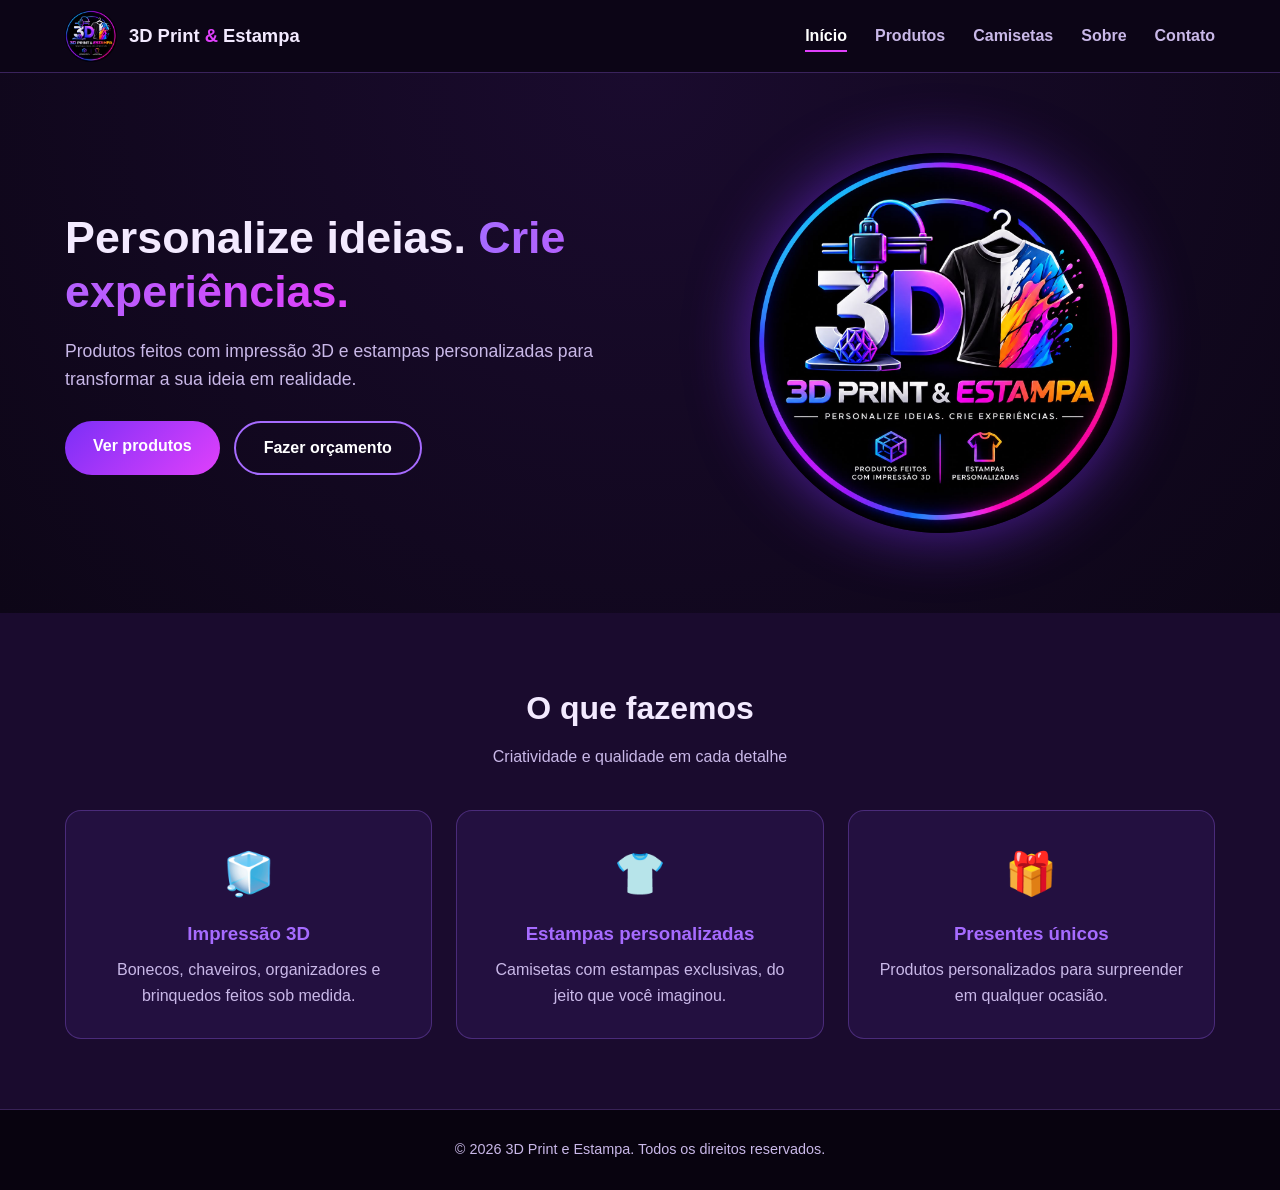
<file: index.html>
<!DOCTYPE html>
<html lang="pt-BR">

<head>
  <meta charset="UTF-8">
  <meta name="viewport" content="width=device-width, initial-scale=1.0">
  <title>3D Print e Estampa | Início</title>
  <link rel="stylesheet" href="style.css">
</head>

<body>

  <header class="topo">
    <div class="container topo-conteudo">
      <a href="index.html" class="logo">
        <img src="imagens/logotipo.jpeg" alt="Logotipo 3D Print e Estampa">
        <span>3D Print <em>&amp;</em> Estampa</span>
      </a>

      <input type="checkbox" id="menu-toggle">
      <label for="menu-toggle" class="hamburguer">☰</label>

      <nav class="menu">
        <ul>
          <li><a href="index.html" class="ativo">Início</a></li>
          <li><a href="produtos.html">Produtos</a></li>
          <li><a href="produtos-camisas.html">Camisetas</a></li>
          <li><a href="sobre.html">Sobre</a></li>
          <li><a href="contato.html">Contato</a></li>
        </ul>
      </nav>
    </div>
  </header>

  <section class="hero">
    <div class="container hero-conteudo">
      <div class="hero-texto">
        <h1>Personalize ideias. <span>Crie experiências.</span></h1>
        <p>Produtos feitos com impressão 3D e estampas personalizadas para transformar a sua ideia em realidade.</p>
        <div class="hero-botoes">
          <a href="produtos.html" class="botao">Ver produtos</a>
          <a href="contato.html" class="botao botao-contorno">Fazer orçamento</a>
        </div>
      </div>
      <div class="hero-imagem">
        <img src="imagens/logotipo.jpeg" alt="Logotipo 3D Print e Estampa">
      </div>
    </div>
  </section>



  <section class="secao secao-escura">
    <div class="container">
      <h2 class="titulo-secao">O que fazemos</h2>
      <p class="subtitulo-secao">Criatividade e qualidade em cada detalhe</p>

    
<div class="grade-servicos">

  <a href="produtos.html" class="servico">
    <div class="icone">🧊</div>
    <h3>Impressão 3D</h3>
    <p>Bonecos, chaveiros, organizadores e brinquedos feitos sob medida.</p>
  </a>

  <a href="produtos-camisas.html" class="servico">
    <div class="icone">👕</div>
    <h3>Estampas personalizadas</h3>
    <p>Camisetas com estampas exclusivas, do jeito que você imaginou.</p>
  </a>

  <a href="contato.html" class="servico">
    <div class="icone">🎁</div>
    <h3>Presentes únicos</h3>
    <p>Produtos personalizados para surpreender em qualquer ocasião.</p>
  </a>

</div>

  </section>

  <footer class="rodape">
    <p>&copy; 2026 3D Print e Estampa. Todos os direitos reservados.</p>
  </footer>

</body>

</html>
</file>
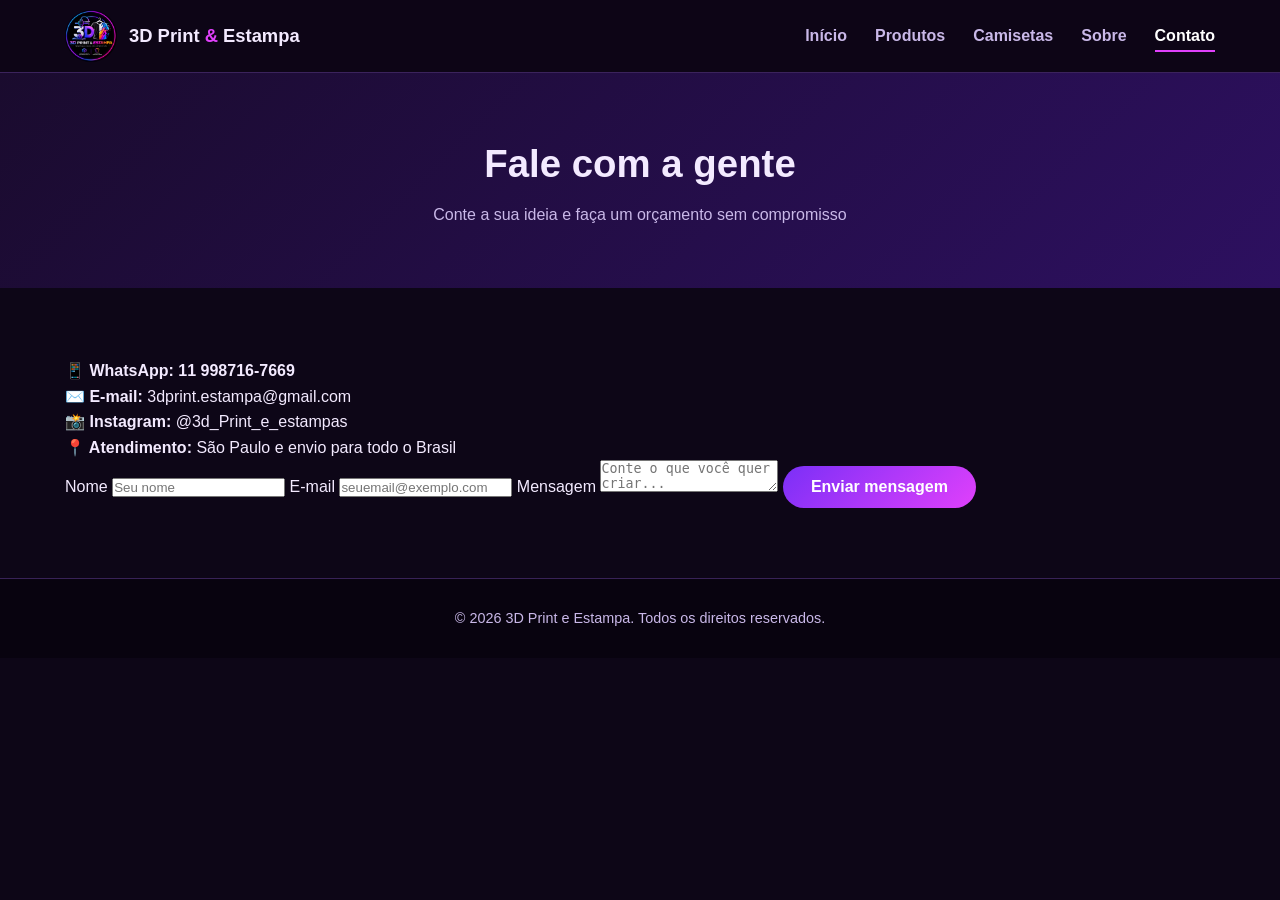
<file: contato.html>
<!DOCTYPE html>
<html lang="pt-BR">

<head>
  <meta charset="UTF-8">
  <meta name="viewport" content="width=device-width, initial-scale=1.0">
  <title>3D Print e Estampa | Contato</title>
  <link rel="stylesheet" href="style.css">
</head>

  <header class="topo">
    <div class="container topo-conteudo">
      <a href="index.html" class="logo">
        <img src="imagens/logotipo.jpeg" alt="Logotipo 3D Print e Estampa">
        <span>3D Print <em>&amp;</em> Estampa</span>
      </a>

      <input type="checkbox" id="menu-toggle">
      <label for="menu-toggle" class="hamburguer">☰</label>

      <nav class="menu">
        <ul>
          <li><a href="index.html">Início</a></li>
          <li><a href="produtos.html">Produtos</a></li>
          <li><a href="produtos-camisas.html">Camisetas</a></li>
          <li><a href="sobre.html">Sobre</a></li>
          <li><a href="contato.html" class="ativo">Contato</a></li>
        </ul>
      </nav>
    </div>
  </header>

  <section class="cabecalho-pagina">
    <div class="container">
      <h1>Fale com a gente</h1>
      <p>Conte a sua ideia e faça um orçamento sem compromisso</p>
    </div>
  </section>

  <section class="secao">
    <div class="container contato-grade">

      <div class="contato-info">
        <p><strong>📱 WhatsApp: 11 998716-7669</strong></p>
        <p><strong>✉️ E-mail:</strong> 3dprint.estampa@gmail.com</p>
        <p><strong>📸 Instagram:</strong> @3d_Print_e_estampas</p>
        <p><strong>📍 Atendimento:</strong> São Paulo e envio para todo o Brasil</p>
      </div>

           <form class="formulario" action="https://formspree.io/f/mwloqygo" method="POST">
        <label for="nome">Nome</label>
        <input type="text" id="nome" name="nome" placeholder="Seu nome" required>

        <label for="email">E-mail</label>
        <input type="email" id="email" name="email" placeholder="seuemail@exemplo.com" required>

        <label for="mensagem">Mensagem</label>
        <textarea id="mensagem" name="mensagem" placeholder="Conte o que você quer criar..." required></textarea>

        <button type="submit" class="botao">Enviar mensagem</button>
      </form>
    
    </div>
  </section>

  <footer class="rodape">
    <p>&copy; 2026 3D Print e Estampa. Todos os direitos reservados.</p>
  </footer>

</body>

</html>
</file>
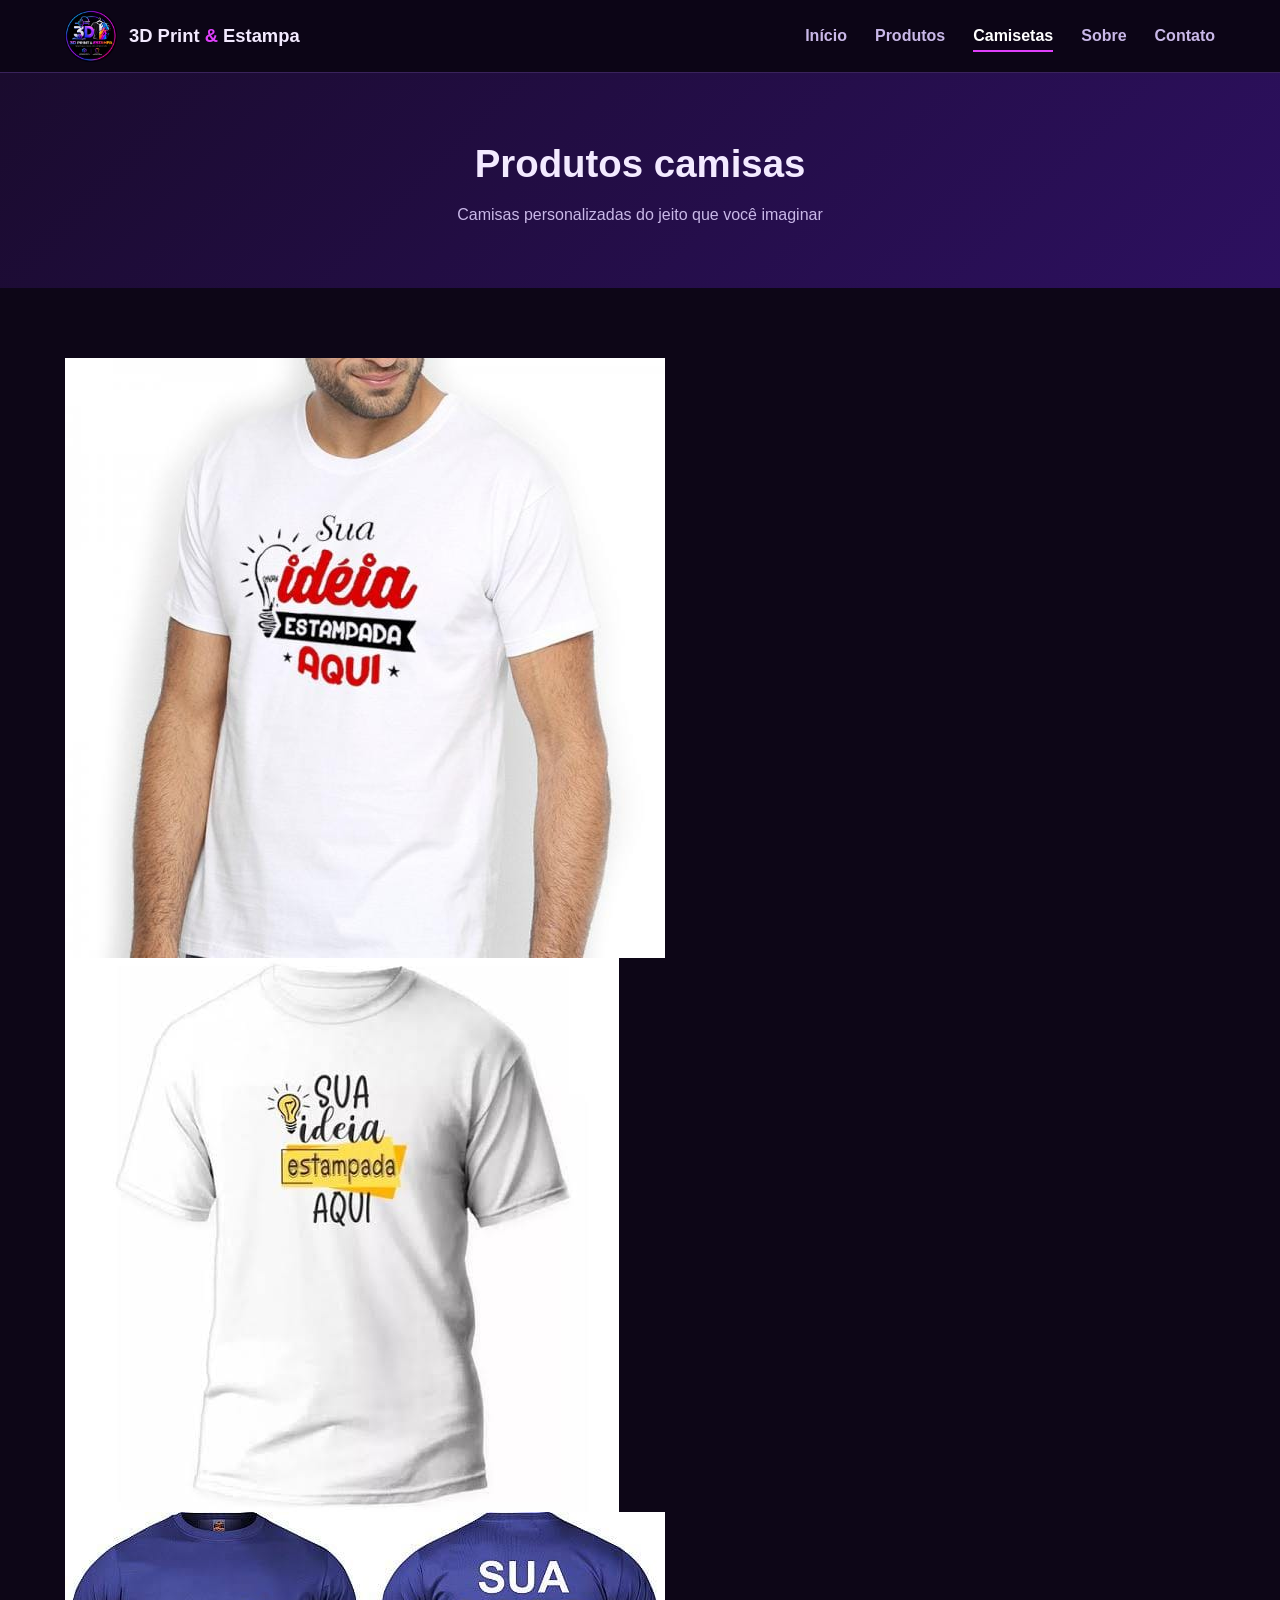
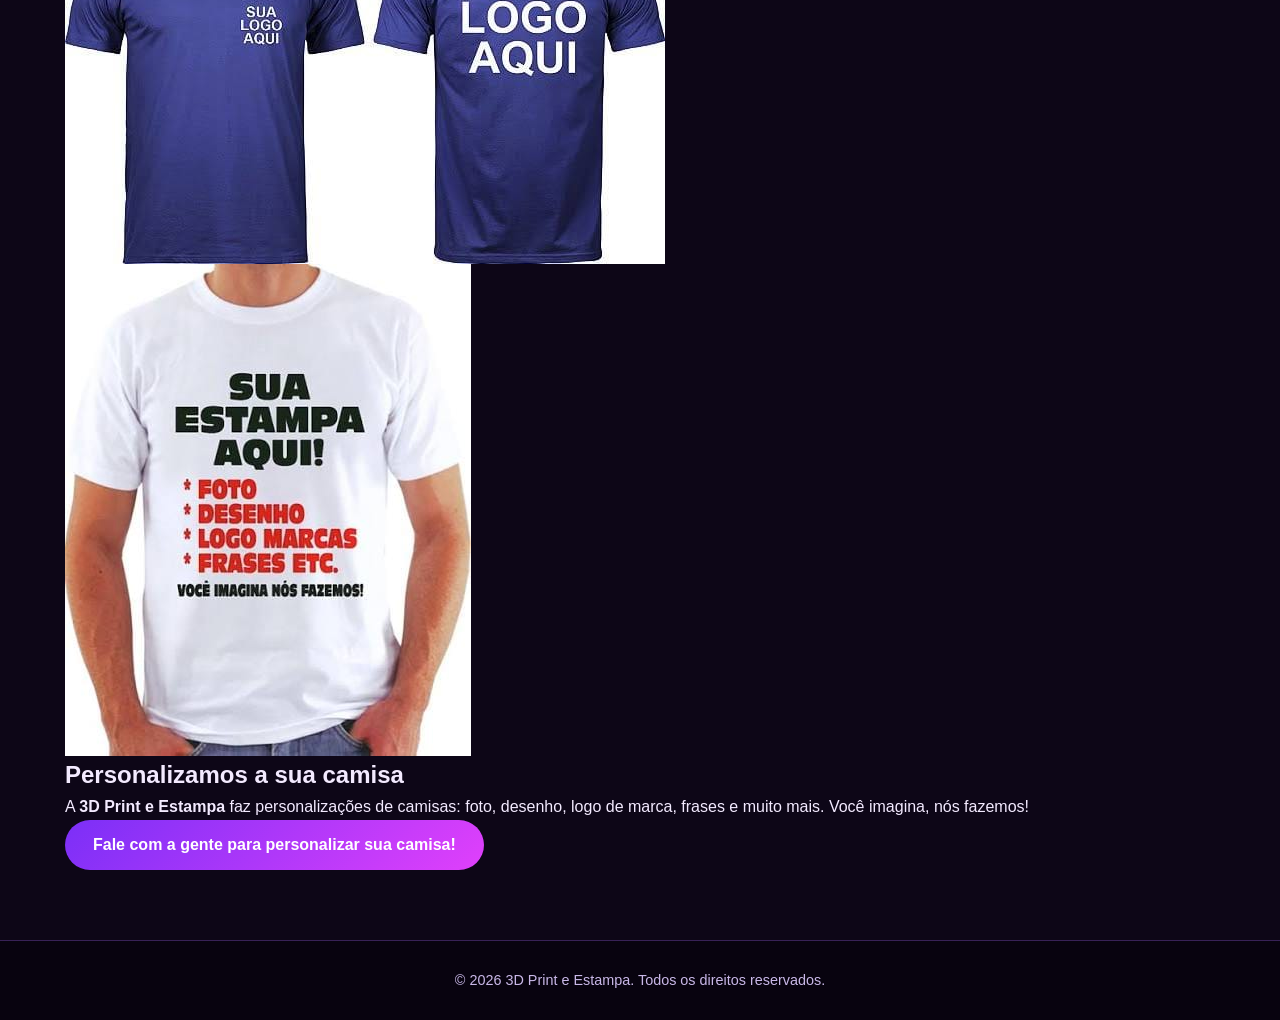
<file: produtos-camisas.html>
<!DOCTYPE html>
<html lang="pt-BR">

<head>
  <meta charset="UTF-8">
  <meta name="viewport" content="width=device-width, initial-scale=1.0">
  <title>3D Print e Estampa | Produtos camisas</title>
  <link rel="stylesheet" href="style.css">
</head>

<body>

  <header class="topo">
    <div class="container topo-conteudo">
      <a href="index.html" class="logo">
        <img src="imagens/logotipo.jpeg" alt="Logotipo 3D Print e Estampa">
        <span>3D Print <em>&amp;</em> Estampa</span>
      </a>

      <input type="checkbox" id="menu-toggle">
      <label for="menu-toggle" class="hamburguer">☰</label>

      <nav class="menu">
        <ul>
          <li><a href="index.html">Início</a></li>
          <li><a href="produtos.html">Produtos</a></li>
          <li><a href="produtos-camisas.html" class="ativo">Camisetas</a></li>
          <li><a href="sobre.html">Sobre</a></li>
          <li><a href="contato.html">Contato</a></li>
        </ul>
      </nav>
    </div>
  </header>

  <section class="cabecalho-pagina">
    <div class="container">
      <h1>Produtos camisas</h1>
      <p>Camisas personalizadas do jeito que você imaginar</p>
    </div>
  </section>

  <section class="secao">
    <div class="container">

      <div class="grade-camisas">
        <div class="camisa">
          <img src="imagens/blusa 1.jpeg" alt="Camisa branca com estampa Sua ideia estampada aqui">
        </div>
        <div class="camisa">
          <img src="imagens/blusa 2.jpeg"
            alt="Camisa branca com estampa Sua ideia estampada aqui em amarelo">
        </div>
        <div class="camisa">
          <img src="imagens/blusa 3.jpeg" alt="Camisa azul com logo na frente e nas costas">
        </div>
        <div class="camisa">
          <img src="imagens/blusa 4.jpeg" alt="Camisa branca com foto, desenho, logo e frases">
        </div>
      </div>

   <div class="camisas-texto">
        <h2>Personalizamos a sua camisa</h2>
        <p>
          A <strong>3D Print e Estampa</strong> faz personalizações de camisas:
          foto, desenho, logo de marca, frases e muito mais.
          Você imagina, nós fazemos!
        </p>
        <a href="https://wa.me/55119987167669?text=Ol%C3%A1!%20Quero%20personalizar%20uma%20camisa." class="botao"
          target="_blank" rel="noopener">Fale com a gente para personalizar sua camisa!</a>
      </div>

  </section>

  <footer class="rodape">
    <p>&copy; 2026 3D Print e Estampa. Todos os direitos reservados.</p>
  </footer>

</body>

</html>
</file>
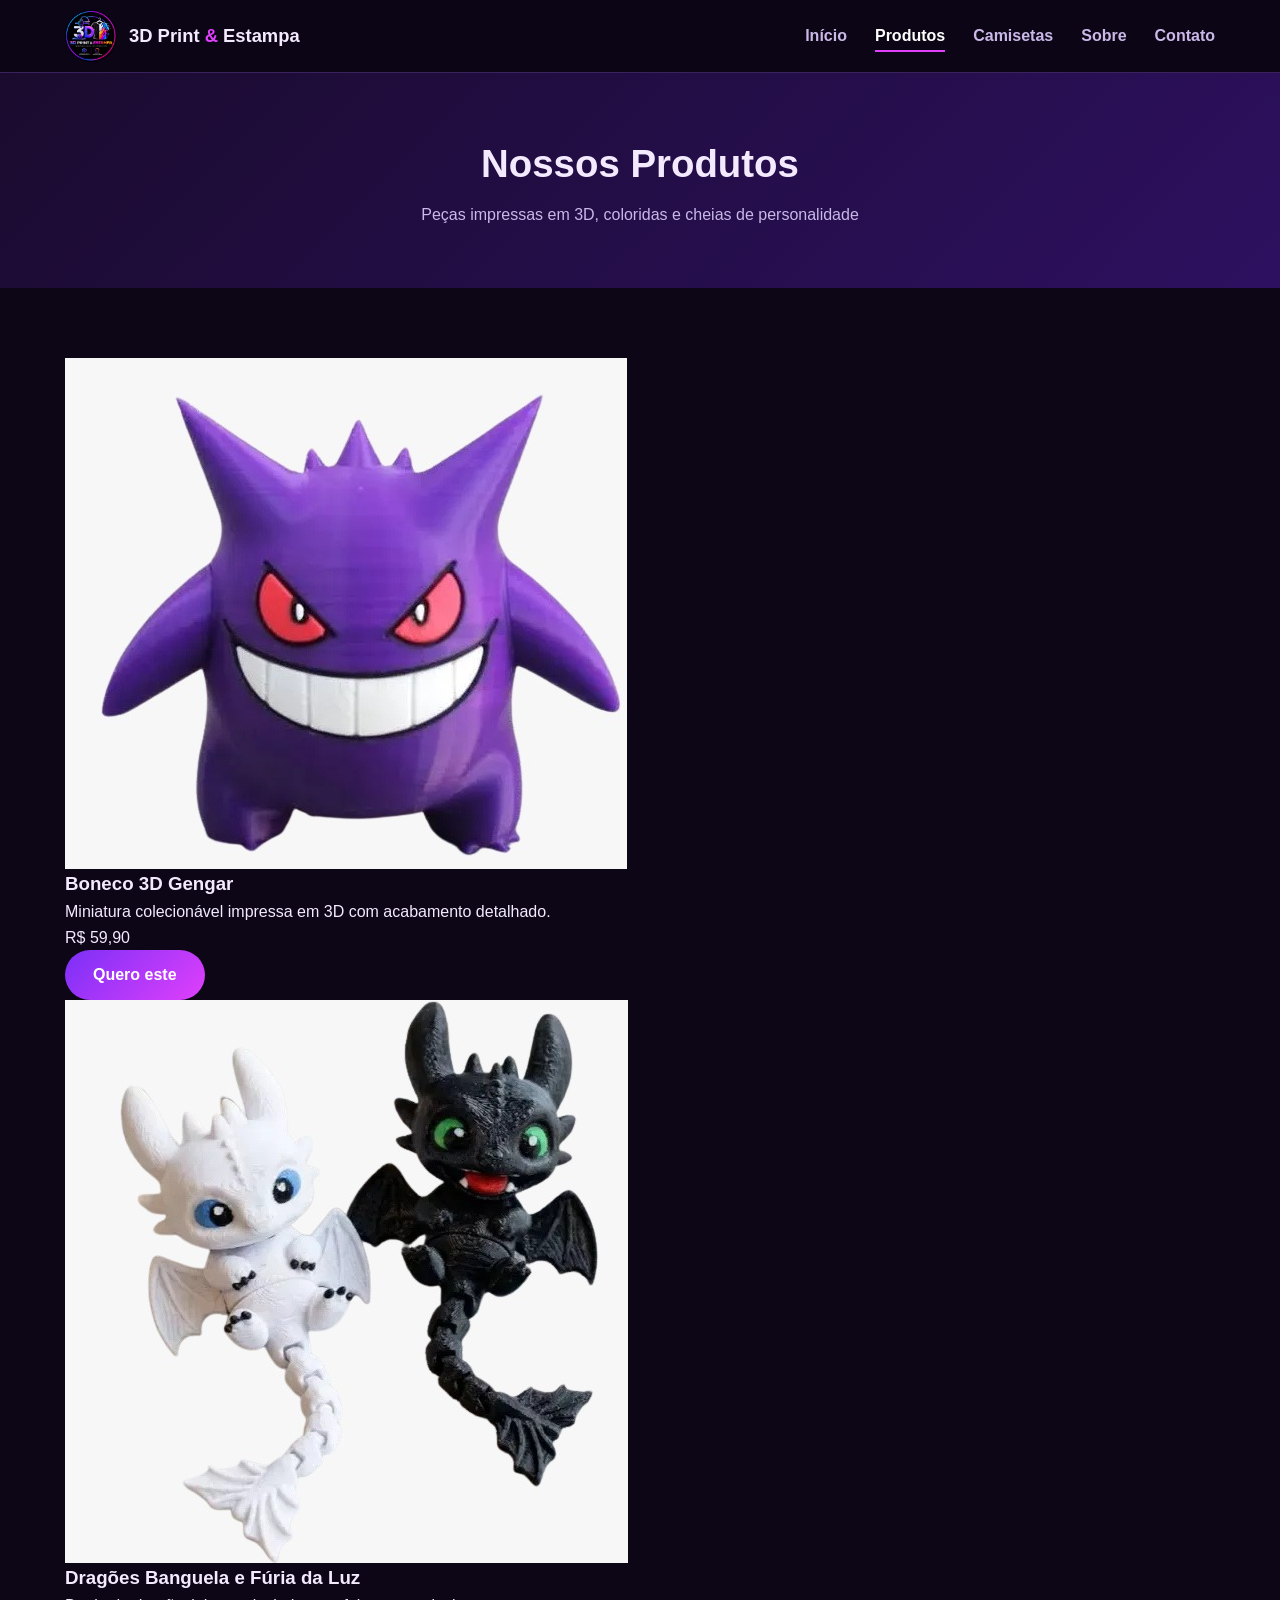
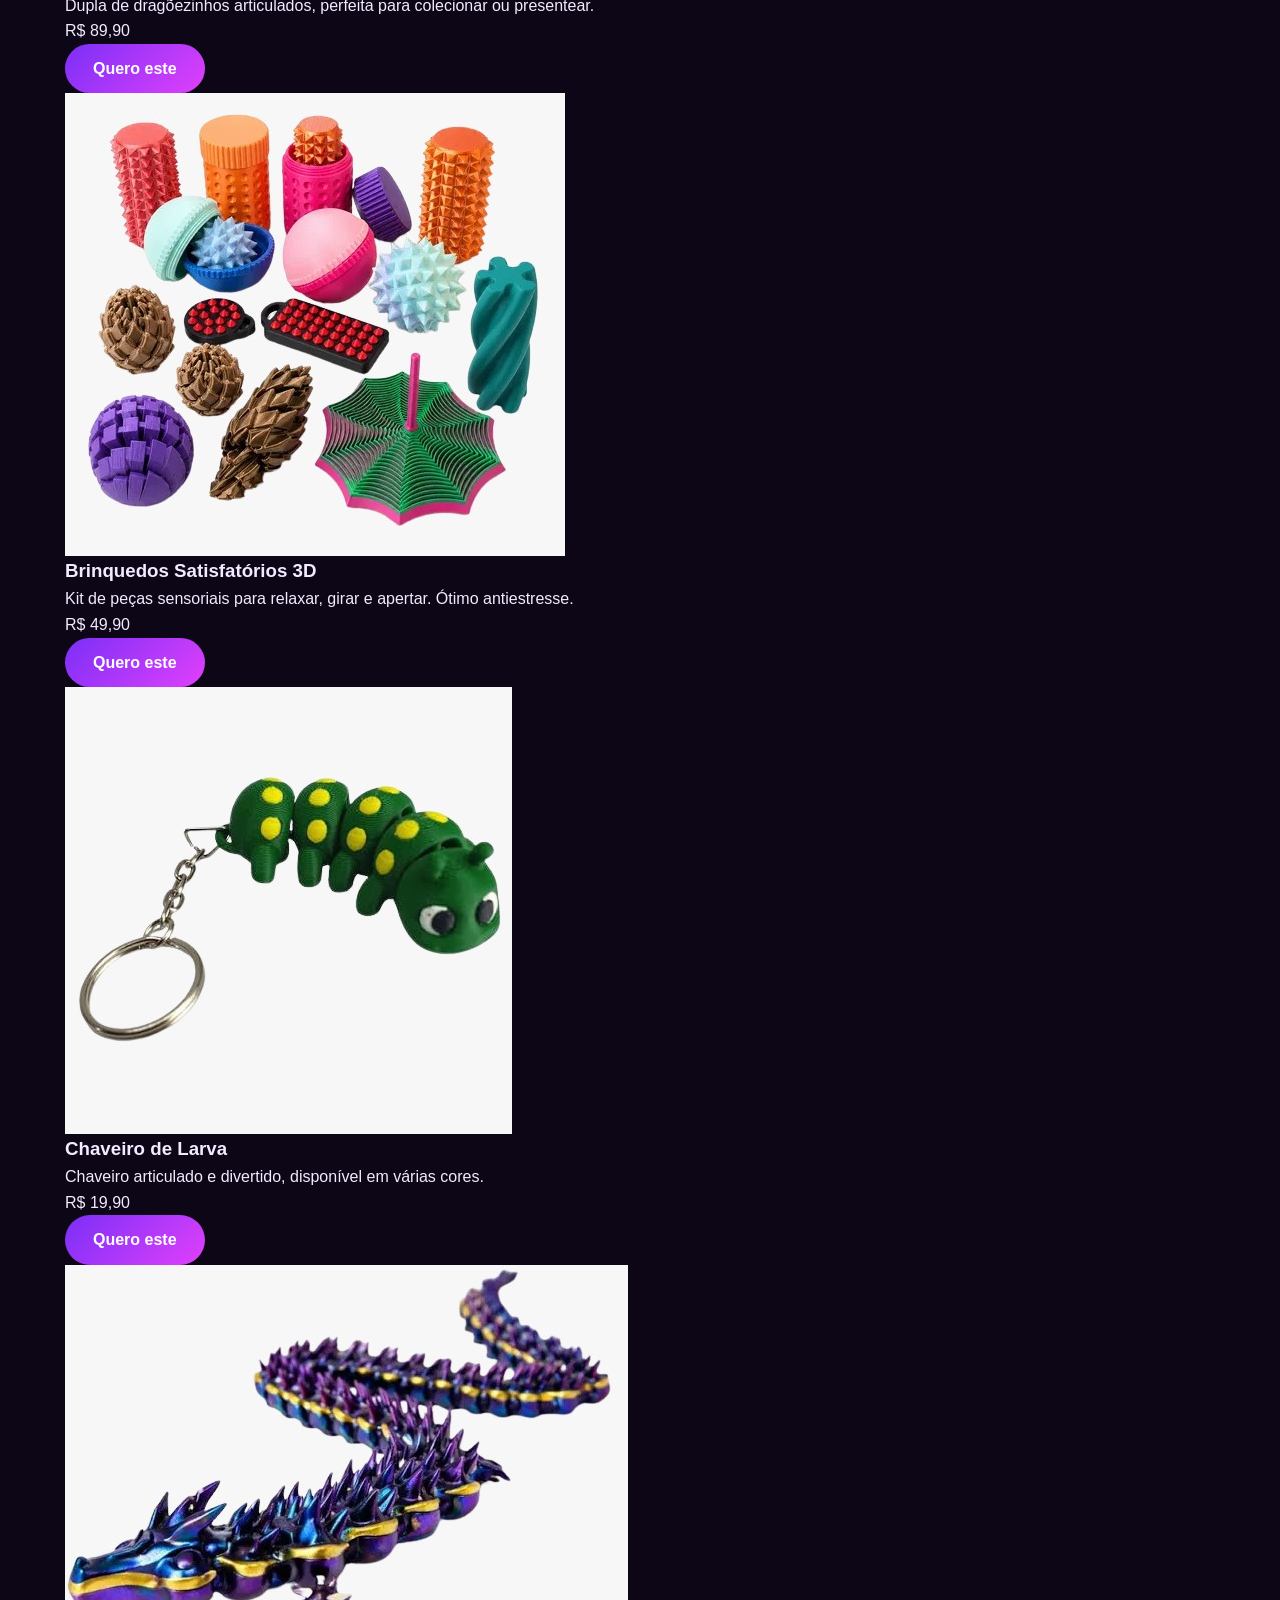
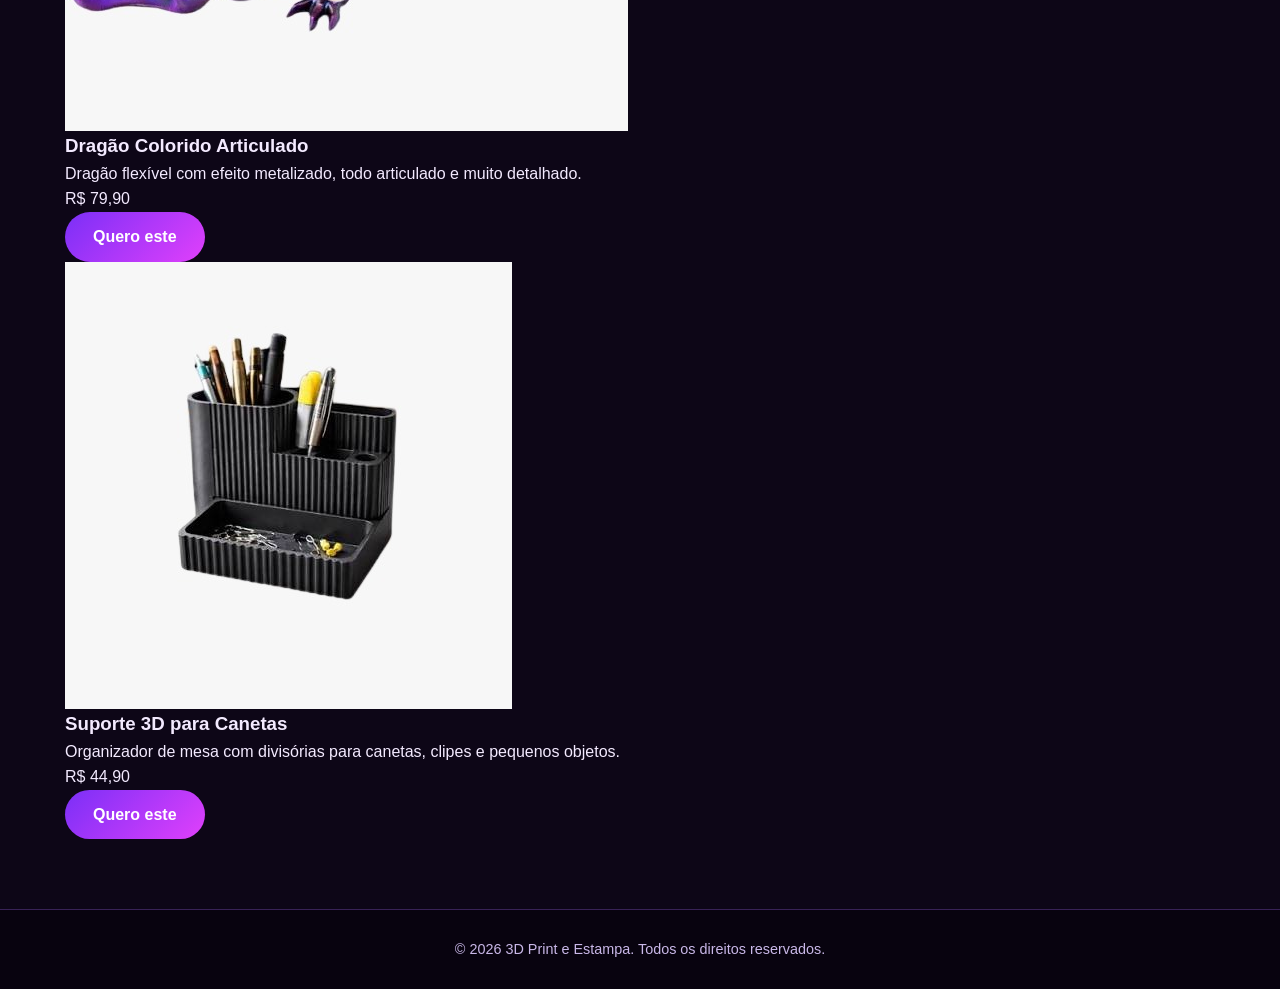
<file: produtos.html>
<!DOCTYPE html>
<html lang="pt-BR">

<head>
  <meta charset="UTF-8">
  <meta name="viewport" content="width=device-width, initial-scale=1.0">
  <title>3D Print e Estampa | Produtos</title>
  <link rel="stylesheet" href="style.css">
</head>

<body>

  <header class="topo">
    <div class="container topo-conteudo">
      <a href="index.html" class="logo">
        <img src="imagens/logotipo.jpeg" alt="Logotipo 3D Print e Estampa">
        <span>3D Print <em>&amp;</em> Estampa</span>
      </a>

      <input type="checkbox" id="menu-toggle">
      <label for="menu-toggle" class="hamburguer">☰</label>

      <nav class="menu">
        <ul>
          <li><a href="index.html">Início</a></li>
          <li><a href="produtos.html" class="ativo">Produtos</a></li>
          <li><a href="produtos-camisas.html">Camisetas</a></li>
          <li><a href="sobre.html">Sobre</a></li>
          <li><a href="contato.html">Contato</a></li>
        </ul>
      </nav>
    </div>
  </header>

  <section class="cabecalho-pagina">
    <div class="container">
      <h1>Nossos Produtos</h1>
      <p>Peças impressas em 3D, coloridas e cheias de personalidade</p>
    </div>
  </section>

  <section class="secao">
    <div class="container grade-produtos">

      <article class="produto">
        <div class="produto-foto">
          <img src="imagens/boneco 3d gengar.jpeg" alt="Boneco 3D Gengar">
        </div>
        <div class="produto-info">
          <h3>Boneco 3D Gengar</h3>
          <p>Miniatura colecionável impressa em 3D com acabamento detalhado.</p>
          <div class="preco">R$ 59,90</div>
          <a href="contato.html" class="botao">Quero este</a>
        </div>
      </article>

      <article class="produto">
        <div class="produto-foto">
          <img src="imagens/bonecos 3d (Banguela).jpeg" alt="Bonecos 3D dragões Banguela e Fúria da Luz">
        </div>
        <div class="produto-info">
          <h3>Dragões Banguela e Fúria da Luz</h3>
          <p>Dupla de dragõezinhos articulados, perfeita para colecionar ou presentear.</p>
          <div class="preco">R$ 89,90 <small></small></div>
          <a href="contato.html" class="botao">Quero este</a>
        </div>
      </article>

      <article class="produto">
        <div class="produto-foto">
          <img src="imagens/brinquedos satisfatorios 3d.jpeg" alt="Brinquedos satisfatórios 3D">
        </div>
        <div class="produto-info">
          <h3>Brinquedos Satisfatórios 3D</h3>
          <p>Kit de peças sensoriais para relaxar, girar e apertar. Ótimo antiestresse.</p>
          <div class="preco">R$ 49,90</div>
          <a href="contato.html" class="botao">Quero este</a>
        </div>
      </article>

      <article class="produto">
        <div class="produto-foto">
          <img src="imagens/chaveiro de larva.jpeg" alt="Chaveiro de larva articulada">
        </div>
        <div class="produto-info">
          <h3>Chaveiro de Larva</h3>
          <p>Chaveiro articulado e divertido, disponível em várias cores.</p>
          <div class="preco">R$ 19,90</div>
          <a href="contato.html" class="botao">Quero este</a>
        </div>
      </article>

      <article class="produto">
        <div class="produto-foto">
          <img src="imagens/dragao colorido 3d.jpeg" alt="Dragão colorido articulado 3D">
        </div>
        <div class="produto-info">
          <h3>Dragão Colorido Articulado</h3>
          <p>Dragão flexível com efeito metalizado, todo articulado e muito detalhado.</p>
          <div class="preco">R$ 79,90</div>
          <a href="contato.html" class="botao">Quero este</a>
        </div>
      </article>

      <article class="produto">
        <div class="produto-foto">
          <img src="imagens/suporte 3d para cenetas.jpeg" alt="Suporte 3D para canetas">
        </div>
        <div class="produto-info">
          <h3>Suporte 3D para Canetas</h3>
          <p>Organizador de mesa com divisórias para canetas, clipes e pequenos objetos.</p>
          <div class="preco">R$ 44,90</div>
          <a href="contato.html" class="botao">Quero este</a>
        </div>
      </article>

     </div>
     </section>

  <footer class="rodape">
    <p>&copy; 2026 3D Print e Estampa. Todos os direitos reservados.</p>
  </footer>
  
</body>

</html>
</file>
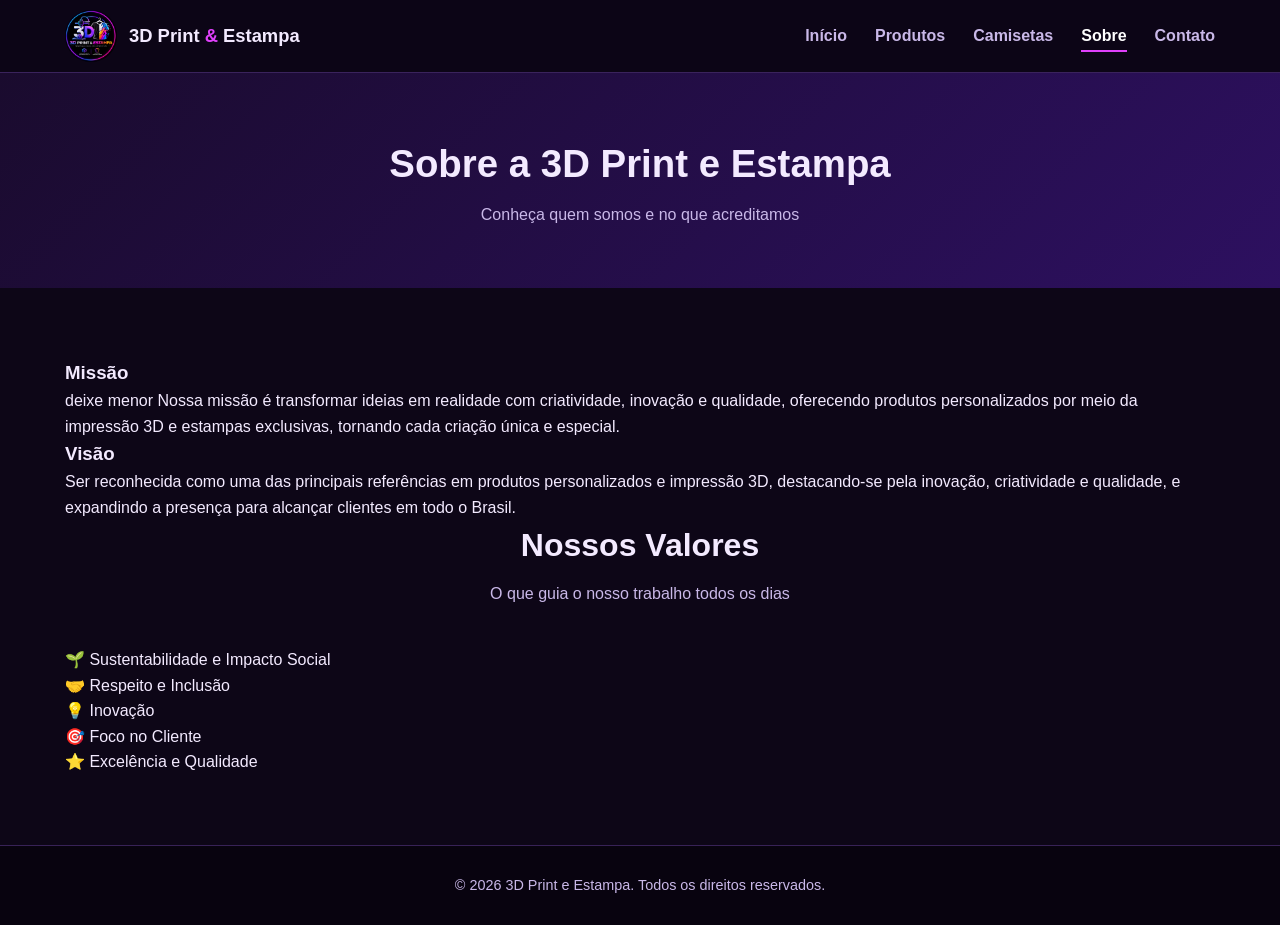
<file: sobre.html>
<!DOCTYPE html>
<html lang="pt-BR">

<head>
  <meta charset="UTF-8">
  <meta name="viewport" content="width=device-width, initial-scale=1.0">
  <title>3D Print e Estampa | Sobre</title>
  <link rel="stylesheet" href="style.css">
</head>

<body>

  <header class="topo">
    <div class="container topo-conteudo">
      <a href="index.html" class="logo">
        <img src="imagens/logotipo.jpeg" alt="Logotipo 3D Print e Estampa">
        <span>3D Print <em>&amp;</em> Estampa</span>
      </a>

      <input type="checkbox" id="menu-toggle">
      <label for="menu-toggle" class="hamburguer">☰</label>

      <nav class="menu">
        <ul>
          <li><a href="index.html">Início</a></li>
          <li><a href="produtos.html">Produtos</a></li>
          <li><a href="produtos-camisas.html">Camisetas</a></li>
          <li><a href="sobre.html" class="ativo">Sobre</a></li>
          <li><a href="contato.html">Contato</a></li>
        </ul>
      </nav>
    </div>
  </header>

  <section class="cabecalho-pagina">
    <div class="container">
      <h1>Sobre a 3D Print e Estampa</h1>
      <p>Conheça quem somos e no que acreditamos</p>
    </div>
  </section>

  <section class="secao">
    <div class="container">

      <div class="grade-missao">
        <div class="bloco">
          <h3>Missão</h3>
          <p>deixe menor
Nossa missão é transformar ideias em realidade com criatividade, inovação e qualidade, oferecendo 
produtos personalizados por meio da impressão 3D e estampas exclusivas, tornando cada criação única e 
especial.</p>
        </div>
        <div class="bloco">
          <h3>Visão</h3>
          <p>Ser reconhecida como uma das principais referências em produtos personalizados e impressão 3D,
            destacando-se pela inovação, criatividade e qualidade, e expandindo a presença para alcançar clientes em
            todo o Brasil.</p>
        </div>
      </div>

      <h2 class="titulo-secao">Nossos Valores</h2>
      <p class="subtitulo-secao">O que guia o nosso trabalho todos os dias</p>

      <div class="grade-valores">
        <div class="valor">🌱 Sustentabilidade e Impacto Social</div>
        <div class="valor">🤝 Respeito e Inclusão</div>
        <div class="valor">💡 Inovação</div>
        <div class="valor">🎯 Foco no Cliente</div>
        <div class="valor">⭐ Excelência e Qualidade</div>
      </div>

    </div>
  </section>

  <footer class="rodape">
    <p>&copy; 2026 3D Print e Estampa. Todos os direitos reservados.</p>
  </footer>

</body>

</html>
</file>
<file: style.css>
:root {
  --fundo: #0d0617;
  --fundo-2: #1a0b2e;
  --card: #231040;
  --roxo: #7b2ff7;
  --roxo-claro: #a66bff;
  --rosa: #e040fb;
  --texto: #f3eaff;
  --texto-suave: #c9b8e8;
  --borda: rgba(166, 107, 255, 0.3);
}

* {
  margin: 0;
  padding: 0;
  box-sizing: border-box;
}

html {
  scroll-behavior: smooth;
}

body {
  font-family: "Segoe UI", Arial, sans-serif;
  background: var(--fundo);
  color: var(--texto);
  line-height: 1.6;
}

a {
  text-decoration: none;
  color: inherit;
}

img {
  max-width: 100%;
  display: block;
}

ul {
  list-style: none;
}

.container {
  width: 90%;
  max-width: 1150px;
  margin: 0 auto;
}

.topo {
  background: rgba(13, 6, 23, 0.95);
  border-bottom: 1px solid var(--borda);
  position: sticky;
  top: 0;
  z-index: 100;
}

.topo-conteudo {
  display: flex;
  align-items: center;
  justify-content: space-between;
  padding: 10px 0;
}

.logo {
  display: flex;
  align-items: center;
  gap: 12px;
  font-weight: 700;
  font-size: 1.15rem;
}

.logo img {
  width: 52px;
  height: 52px;
  border-radius: 50%;
}

.logo em {
  font-style: normal;
  color: var(--rosa);
}

.menu ul {
  display: flex;
  gap: 28px;
}

.menu a {
  color: var(--texto-suave);
  font-weight: 600;
  padding: 6px 0;
  border-bottom: 2px solid transparent;
  transition: 0.3s;
}

.menu a:hover,
.menu a.ativo {
  color: #fff;
  border-bottom-color: var(--rosa);
}

#menu-toggle {
  display: none;
}

.hamburguer {
  display: none;
  font-size: 2rem;
  cursor: pointer;
  color: var(--roxo-claro);
}

.botao {
  display: inline-block;
  padding: 12px 28px;
  border-radius: 30px;
  background: linear-gradient(135deg, var(--roxo), var(--rosa));
  color: #fff;
  font-weight: 700;
  border: none;
  cursor: pointer;
  font-size: 1rem;
  transition: 0.3s;
}

.botao:hover {
  transform: translateY(-3px);
  box-shadow: 0 8px 22px rgba(224, 64, 251, 0.45);
}

.botao-contorno {
  background: transparent;
  border: 2px solid var(--roxo-claro);
}

.hero {
  background: radial-gradient(circle at top, var(--fundo-2), var(--fundo));
  padding: 80px 0;
}

.hero-conteudo {
  display: flex;
  align-items: center;
  gap: 50px;
}

.hero-texto {
  flex: 1;
}

.hero-texto h1 {
  font-size: 2.8rem;
  line-height: 1.2;
  margin-bottom: 18px;
}

.hero-texto h1 span {
  background: linear-gradient(90deg, var(--roxo-claro), var(--rosa));
  -webkit-background-clip: text;
  background-clip: text;
  color: transparent;
}

.hero-texto p {
  color: var(--texto-suave);
  font-size: 1.1rem;
  margin-bottom: 28px;
}

.hero-botoes {
  display: flex;
  gap: 14px;
  flex-wrap: wrap;
}

.hero-imagem {
  flex: 1;
  text-align: center;
}

.hero-imagem img {
  width: 100%;
  max-width: 380px;
  margin: 0 auto;
  border-radius: 50%;
  box-shadow: 0 0 60px rgba(123, 47, 247, 0.6);
}

.secao {
  padding: 70px 0;
}

.secao-escura {
  background: var(--fundo-2);
}

.titulo-secao {
  text-align: center;
  font-size: 2rem;
  margin-bottom: 10px;
}

.subtitulo-secao {
  text-align: center;
  color: var(--texto-suave);
  margin-bottom: 40px;
}

.grade-servicos {
  display: grid;
  grid-template-columns: repeat(auto-fit, minmax(260px, 1fr));
  gap: 24px;
}

.servico {
  background: var(--card);
  border: 1px solid var(--borda);
  border-radius: 16px;
  padding: 30px 24px;
  text-align: center;
  transition: 0.3s;
  text-decoration: none;
  color: inherit;
  display: block;
  cursor: pointer;
}

.servico:hover {
  transform: translateY(-6px);
  border-color: var(--rosa);
}

.servico .icone {
  font-size: 2.6rem;
  margin-bottom: 12px;
}

.servico h3 {
  margin-bottom: 8px;
  color: var(--roxo-claro);
}

.servico p {
  color: var(--texto-suave);
}

.cabecalho-pagina {
  background: linear-gradient(135deg, var(--fundo-2), #2d1060);
  text-align: center;
  padding: 60px 0;
}

.cabecalho-pagina h1 {
  font-size: 2.4rem;
  margin-bottom: 8px;
}

.cabecalho-pagina p {
  color: var(--texto-suave);
}

.rodape {
  background: #08030f;
  border-top: 1px solid var(--borda);
  text-align: center;
  padding: 28px 0;
  color: var(--texto-suave);
  font-size: 0.9rem;
}

@media (max-width: 900px) {
  .hero-texto h1 {
    font-size: 2.2rem;
  }
}

@media (max-width: 700px) {
  .hamburguer {
    display: block;
  }

  .menu {
    display: none;
    position: absolute;
    top: 100%;
    left: 0;
    width: 100%;
    background: var(--fundo-2);
    border-bottom: 1px solid var(--borda);
  }

  #menu-toggle:checked ~ .menu {
    display: block;
  }

  .menu ul {
    flex-direction: column;
    gap: 0;
  }

  .menu a {
    display: block;
    padding: 15px 5%;
    border-bottom: 1px solid var(--borda);
  }

  .logo span {
    font-size: 1rem;
  }

  .hero {
    padding: 50px 0;
  }

  .hero-conteudo {
    flex-direction: column-reverse;
    text-align: center;
  }

  .hero-botoes {
    justify-content: center;
  }

  .hero-texto h1 {
    font-size: 1.9rem;
  }

  .hero-imagem img {
    max-width: 260px;
  }

  .secao {
    padding: 45px 0;
  }

  .titulo-secao,
  .cabecalho-pagina h1 {
    font-size: 1.7rem;
  }
}
</file>
